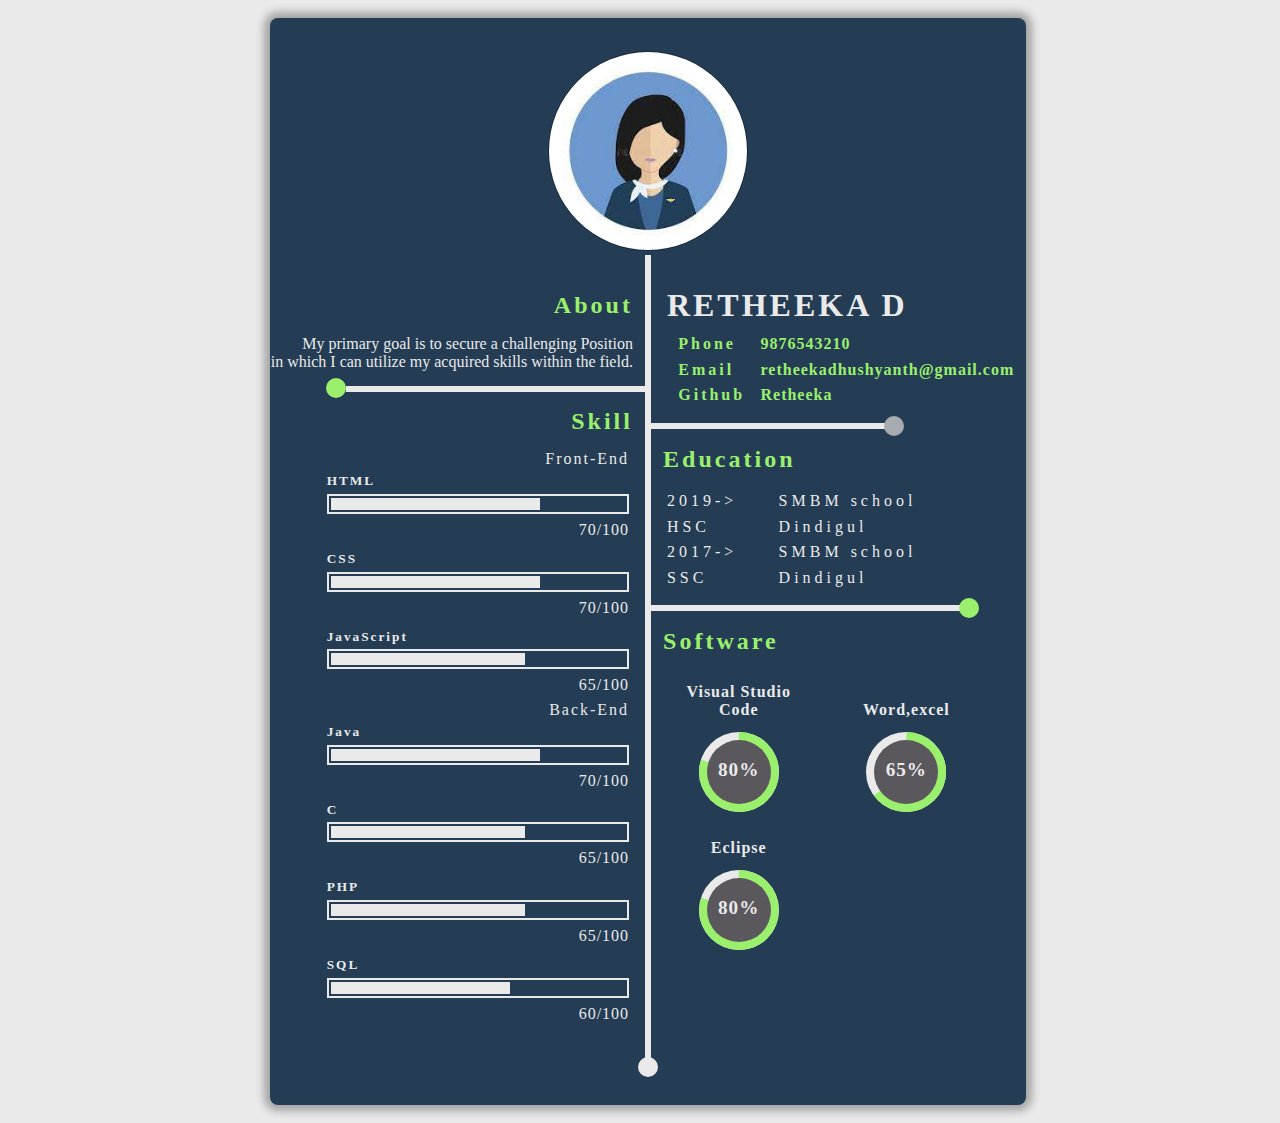
<file: Assignments/Team member - Retheeka D/Assignment 1/index.html>
<!DOCTYPE html>
<html lang="en">
<head>
    <meta charset="UTF-8">
    <meta http-equiv="X-UA-Compatible" content="IE=edge">
    <meta name="viewport" content="width=device-width, initial-scale=1.0">
    <link rel="stylesheet" type="text/css" href="style.css" />
    <link rel="stylesheet" href="https://cdnjs.cloudflare.com/ajax/libs/font-awesome/5.15.3/css/all.min.css" integrity="sha512-iBBXm8fW90+nuLcSKlbmrPcLa0OT92xO1BIsZ+ywDWZCvqsWgccV3gFoRBv0z+8dLJgyAHIhR35VZc2oM/gI1w==" crossorigin="anonymous" referrerpolicy="no-referrer" />
    <title>Document</title>
</head>
<body>
    <div class="resume">
        <!--  Header  -->
          <div class="header">
            <div class="photo">
              <img src="profile.jpg" alt="Photo">
            </div>
          </div>
          
        <!--  Middle Line  -->
          <div class="middle-line"></div>
          
          <div class="container">
            <div class="left-side">
              <!--    Education    -->
              <div id="education">
                <h3 class="title">
                  About
                </h3>
                <div class="content">
                  <div class="row">
                    My primary goal is to secure a challenging Position <br> in which I can utilize my acquired skills within the field.

                  </div>
                </div>
                <div class="bottom-line"></div>
              </div>
              <!--   Skill     -->
              <div id="skill">
                <h3 class="title">Skill</h3>
                <div class="content">
                  <div class="subtitle">
                    Front-End
                  </div>
                  <div class="row">
                    <h5>HTML</h5>
                    <div class="progress"></div>
                    <div class="value">
                      70/100
                    </div>
                  </div>
                  <div class="row">
                    <h5>CSS</h5>
                    <div class="progress"></div>
                    <div class="value">
                      70/100
                    </div>
                  </div>
                  <div class="row">
                    <h5>JavaScript</h5>
                    <div class="progress"></div>
                    <div class="value">
                      65/100
                    </div>
                  </div>
                  <div class="subtitle">
                    Back-End
                  </div>
                  <div class="row">
                    <h5>Java</h5>
                    <div class="progress"></div>
                    <div class="value">
                      70/100
                    </div>
                  </div>
                  <div class="row">
                    <h5>C</h5>
                    <div class="progress"></div>
                    <div class="value">
                      65/100
                    </div>
                  </div>
                  <div class="row">
                    <h5>PHP</h5>
                    <div class="progress"></div>
                    <div class="value">
                      65/100
                    </div>
                  </div>
                  <div class="row">
                    <h5>SQL</h5>
                    <div class="progress"></div>
                    <div class="value">
                      60/100
                    </div>
                  </div>
                </div>
              </div>
            </div><div class="right-side">
              <!--    About    -->
              <div id="about">
                <h3 class="name">
                  RETHEEKA D
                </h3>
                <div class="content">
                  <div class="info">
                    <ul>
                      <li>
                        <i class="fas fa-mobile-alt"></i>
                        <span>Phone</span>
                      </li>
                      <li>
                        <i class="far fa-envelope"></i>
                        <span>Email</span>
                      </li>
                      <li>
                        <i class="fab fa-github"></i>
                        <span>Github</span>
                      </li>
                    </ul>
                  </div>
                  <div class='detail'>
                    <ul>
                      <li>9876543210</li>
                      <li>retheekadhushyanth@gmail.com</li>
                      <li>Retheeka</li>
                    </ul>
                  </div>
                </div>
                <div class="bottom-line"></div>
              </div>
              <div id="experience">
                <h3 class="title">
                  Education
                </h3>
                <div class="content">
                  <div class="row">
                    <div class="date">
                      2019-> HSC
                    </div>
                    <div class="detail">
                      SMBM school<br>Dindigul
                    </div>
                  </div>
                  <div class="row">
                    <div class="date">
                      2017-> SSC
                    </div>
                    <div class="detail">
                        SMBM school<br>Dindigul
                    </div>
                  </div>
                </div>
                <div class="bottom-line"></div>
              </div>
              <div id="software">
                <h3 class="title">Software</h3>
                <div class="content">
                  <div class='row'>
                    <div class="card">
                      <h4>Visual Studio Code</h4>
                      <div class="circle">
                        <div class="inner">
                          <p class="label">80%</p>
                        </div>
                        <div class="progress-left p80"></div>
                        <div class="progress-right"></div>
                      </div>
                    </div>
                    <div class="card">
                      <h4>Word,excel</h4>
                      <div class="circle">
                        <div class="inner">
                          <p class="label">65%</p>
                        </div>
                        <div class="progress-left p65"></div>
                        <div class="progress-right"></div>
                      </div>
                    </div>
                  </div>
                  <div class='row'>
                    <div class="card">
                      <h4>Eclipse</h4>
                      <div class="circle">
                        <div class="inner">
                          <p class="label">80%</p>
                        </div>
                        <div class="progress-left p80"></div>
                        <div class="progress-right"></div>
                      </div>
                    </div>
                  </r>
                </div>
              </div>
            </div>
          </div>
        </div>
    
</body>
</html>
</file>
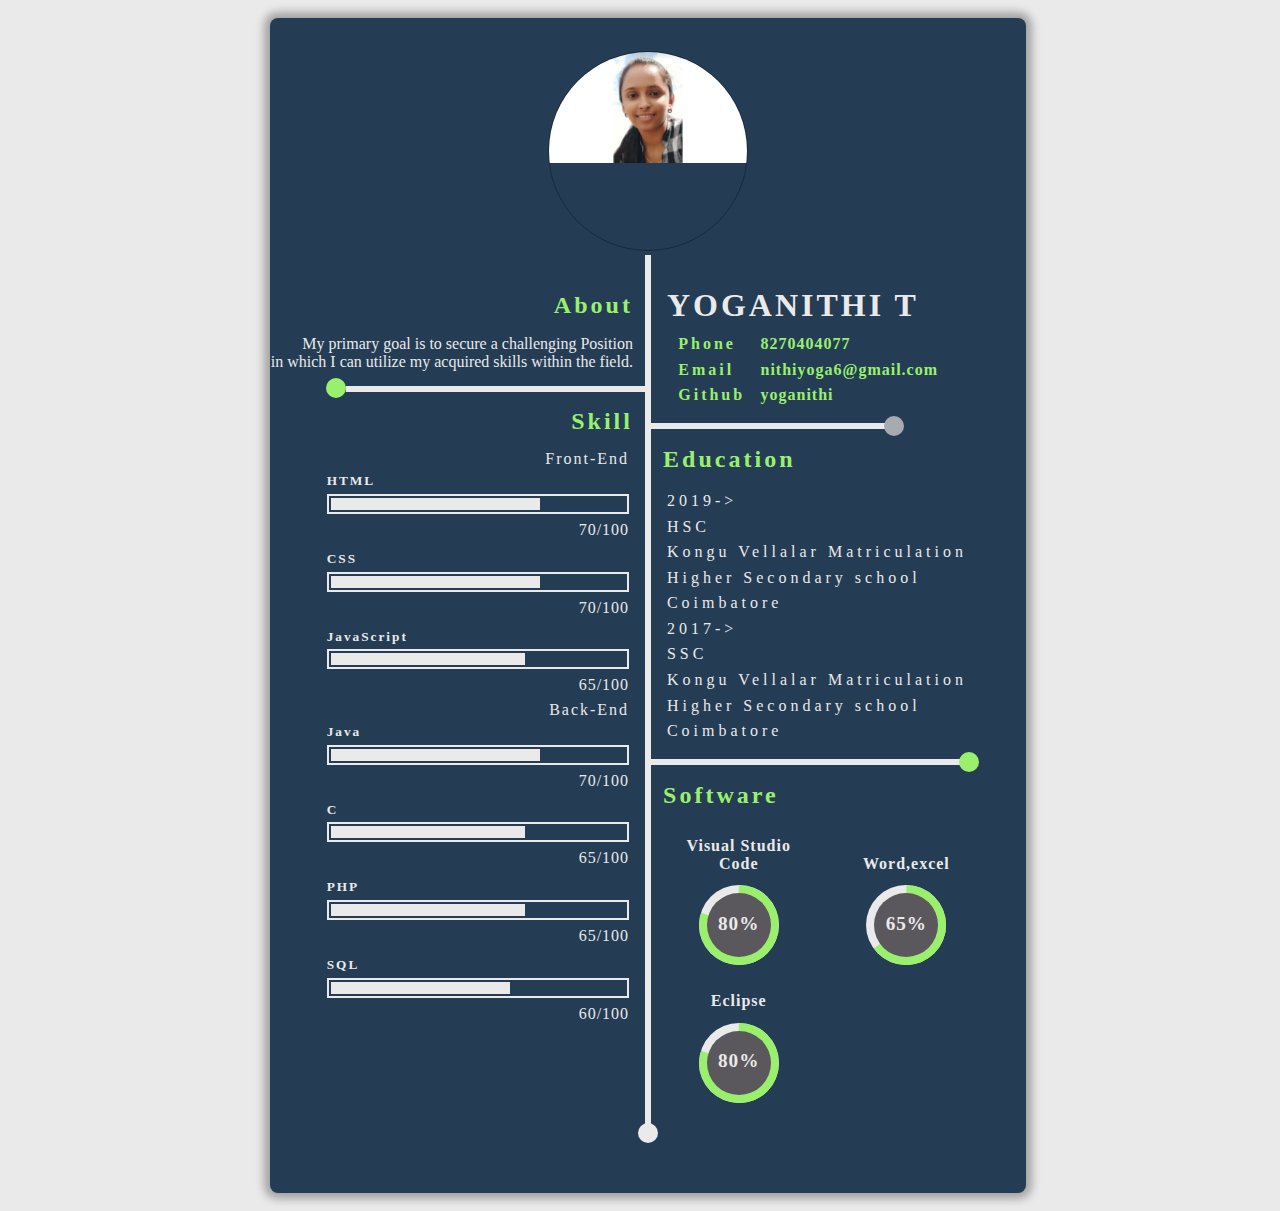
<file: Assignments/Team member - Yoganithi T/Assignment 1/Assignment 1/index.html>
<!DOCTYPE html>
<html lang="en">
<head>
    <meta charset="UTF-8">
    <meta http-equiv="X-UA-Compatible" content="IE=edge">
    <meta name="viewport" content="width=device-width, initial-scale=1.0">
    <link rel="stylesheet" type="text/css" href="style.css" />
    <link rel="stylesheet" href="https://cdnjs.cloudflare.com/ajax/libs/font-awesome/5.15.3/css/all.min.css" integrity="sha512-iBBXm8fW90+nuLcSKlbmrPcLa0OT92xO1BIsZ+ywDWZCvqsWgccV3gFoRBv0z+8dLJgyAHIhR35VZc2oM/gI1w==" crossorigin="anonymous" referrerpolicy="no-referrer" />
    <title>Document</title>
</head>
<body>
    <div class="resume">
        <!--  Header  -->
          <div class="header">
            <div class="photo">
              <img src="profile.jpeg" alt="Photo">
            </div>
          </div>
          
        <!--  Middle Line  -->
          <div class="middle-line"></div>
          
          <div class="container">
            <div class="left-side">
              <!--    Education    -->
              <div id="education">
                <h3 class="title">
                  About
                </h3>
                <div class="content">
                  <div class="row">
                    My primary goal is to secure a challenging Position <br> in which I can utilize my acquired skills within the field.

                  </div>
                </div>
                <div class="bottom-line"></div>
              </div>
              <!--   Skill     -->
              <div id="skill">
                <h3 class="title">Skill</h3>
                <div class="content">
                  <div class="subtitle">
                    Front-End
                  </div>
                  <div class="row">
                    <h5>HTML</h5>
                    <div class="progress"></div>
                    <div class="value">
                      70/100
                    </div>
                  </div>
                  <div class="row">
                    <h5>CSS</h5>
                    <div class="progress"></div>
                    <div class="value">
                      70/100
                    </div>
                  </div>
                  <div class="row">
                    <h5>JavaScript</h5>
                    <div class="progress"></div>
                    <div class="value">
                      65/100
                    </div>
                  </div>
                  <div class="subtitle">
                    Back-End
                  </div>
                  <div class="row">
                    <h5>Java</h5>
                    <div class="progress"></div>
                    <div class="value">
                      70/100
                    </div>
                  </div>
                  <div class="row">
                    <h5>C</h5>
                    <div class="progress"></div>
                    <div class="value">
                      65/100
                    </div>
                  </div>
                  <div class="row">
                    <h5>PHP</h5>
                    <div class="progress"></div>
                    <div class="value">
                      65/100
                    </div>
                  </div>
                  <div class="row">
                    <h5>SQL</h5>
                    <div class="progress"></div>
                    <div class="value">
                      60/100
                    </div>
                  </div>
                </div>
              </div>
            </div><div class="right-side">
              <!--    About    -->
              <div id="about">
                <h3 class="name">
                  YOGANITHI T
                </h3>
                <div class="content">
                  <div class="info">
                    <ul>
                      <li>
                        <i class="fas fa-mobile-alt"></i>
                        <span>Phone</span>
                      </li>
                      <li>
                        <i class="far fa-envelope"></i>
                        <span>Email</span>
                      </li>
                      <li>
                        <i class="fab fa-github"></i>
                        <span>Github</span>
                      </li>
                    </ul>
                  </div>
                  <div class='detail'>
                    <ul>
                      <li>8270404077</li>
                      <li>nithiyoga6@gmail.com</li>
                      <li>yoganithi</li>
                    </ul>
                  </div>
                </div>
                <div class="bottom-line"></div>
              </div>
              <div id="experience">
                <h3 class="title">
                  Education
                </h3>
                <div class="content">
                  <div class="row">
                    <div class="date">
                      2019-> HSC
                    </div>
                    <div class="detail">
                      Kongu Vellalar Matriculation Higher Secondary school<br>Coimbatore
                    </div>
                  </div>
                  <div class="row">
                    <div class="date">
                      2017-> SSC
                    </div>
                    <div class="detail">
                        Kongu Vellalar Matriculation Higher Secondary school<br>Coimbatore
                    </div>
                  </div>
                </div>
                <div class="bottom-line"></div>
              </div>
              <div id="software">
                <h3 class="title">Software</h3>
                <div class="content">
                  <div class='row'>
                    <div class="card">
                      <h4>Visual Studio Code</h4>
                      <div class="circle">
                        <div class="inner">
                          <p class="label">80%</p>
                        </div>
                        <div class="progress-left p80"></div>
                        <div class="progress-right"></div>
                      </div>
                    </div>
                    <div class="card">
                      <h4>Word,excel</h4>
                      <div class="circle">
                        <div class="inner">
                          <p class="label">65%</p>
                        </div>
                        <div class="progress-left p65"></div>
                        <div class="progress-right"></div>
                      </div>
                    </div>
                  </div>
                  <div class='row'>
                    <div class="card">
                      <h4>Eclipse</h4>
                      <div class="circle">
                        <div class="inner">
                          <p class="label">80%</p>
                        </div>
                        <div class="progress-left p80"></div>
                        <div class="progress-right"></div>
                      </div>
                    </div>
                  </r>
                </div>
              </div>
            </div>
          </div>
        </div>
    
</body>
</html>
</file>
<file: Assignments/Team member - Retheeka D/Assignment 1/style.css>
* {
/*   border: 1px solid #000; */
  box-sizing: border-box;
  font-family: 'Microsoft JhengHei';
}

html, body {
  width: 100%; height: auto;
  background-color: #EAEAEA;
}

body {
  padding: 10px;
}

.resume {
  border-radius: 8px;
  background-color: #243c54;
  width: 60%;
  margin: 0 auto;
  position: relative;
  box-shadow: 0 0 8px 6px rgba(0, 0, 0, .3);
}

/* Middle Line */
.middle-line {
  width: 0; height: 75%;
  position: absolute;
  left: 50%;
  margin-left: -3px;
  background-color: #eaeaea;
  border: 3px solid #EAEAEA;
  z-index: 1;
}

.middle-line::after {
  content: '';
  background-color: #EAEAEA;
  height: 20px; width: 20px;
  
  position: absolute;
  bottom: -10px; left: -10px;
  
  border-radius: 50%;
}

/* Header */
.header {
  width: 100%; height: 20%;
  padding-top: 10px;
  text-align: center;
}

.photo {
  display: inline-block;
  border: 1px solid rgba(0, 0, 0, .3);
  border-radius: 50%;
  width: 200px; height: 200px;
  margin: 0 auto;
  margin-top: 3%;
  overflow: hidden;
}

.photo img {
  display: inline-block;
  width: 100%;
}

/* Content */
.container {
  width: 100%; height: 100%;
  padding-bottom: 10%;
}

.left-side, 
.right-side {
  display: inline-block;
  width: 50%;
  color: #eaeaea;
  vertical-align: top;
}

#about,
#education, 
#skill, 
#experience {
  position: relative;
}

/* Title */
#education .title,
#skill .title, 
#experience .title, 
#software .title {
  margin-top: 4%; margin-bottom: 4%;
  font-size: 18pt;
  color: #9af06c;
  letter-spacing: 3px;
}

.left-side h3.title {
  text-align: right;
  padding-right: 4%;
  margin-top: 10% !important;
}

.right-side h3.title {
  text-align: left;
  padding-left: 4%;
  margin-top: 10% !important; 
}

/* Bottom Line */
#education .bottom-line,
#about .bottom-line, 
#experience .bottom-line {
  width: 80%; height: 6px;
  position: absolute;
  background-color: #EAEAEA;
}

#education .bottom-line {
  right: 0;
}

#education .bottom-line::after {
  content: '';
  width: 20px; height: 20px;
  
  position: absolute;
  left: -20px; top: -8px;
  background-color: #9af06c;
  border-radius: 50%;
}

#about .bottom-line {
  left: 0;
  width: 65%;
}

#about .bottom-line::after {
  content: '';
  height: 20px; width: 20px;
  position: absolute;
  right: -10px; top: -7px;
  background-color: #A7AAAF;
  border-radius: 50%;
}

#experience .bottom-line {
  left: 0;
  width: 85%;
}

#experience .bottom-line::after {
  content: '';
  width: 20px; height: 20px;
  
  border-radius: 50%;
  position: absolute;
  right: -10px; top: -7px;
  
  background-color: #9af06c;
}

/* Content */
#education .content,
#about .content, 
#experience .content {
  margin-bottom: 4%;
}

#education .content .row {
  text-align: right;
  padding-right: 4%;
  position: relative;
}

#education .content .row .date,
#education .content .row .detail {
  display: inline-block;
  letter-spacing: 4px;
  font-size: 1rem;
  line-height: 1.3rem;
}

#education .content .row .date {
  vertical-align: top;
  margin-right: 4%;
}

#education .content .row .detail {
  text-align: left;
  width: 40%;
  right: 0;
}

#skill .content .row {
  padding-right: 5%;
  padding-left: 15%;
}

#skill .subtitle, 
#skill .content h5 {
  letter-spacing: 2px;
}

#skill .subtitle {
  text-align: right;
  padding-right: 5%;
}

#skill .content h5 {
  margin: 0;
  
  line-height: 1.6rem;
  font-weight: 600;
}

#skill .content .row .progress {
  height: 20px;
  padding: 2px;
  border: 2px solid #EAEAEA;
  position: relative;
}

#skill > .content > .row:nth-child(2) > .progress::after,
#skill > .content > .row:nth-child(3) > .progress::after,
#skill > .content > .row:nth-child(4) > .progress::after,
#skill > .content > .row:nth-child(6) > .progress::after,
#skill > .content > .row:nth-child(7) > .progress::after, 
#skill > .content > .row:nth-child(8) > .progress::after, 
#skill > .content > .row:nth-child(9) > .progress::after {
  content: '';
  height: 12px;
  background-color: #EAEAEA;
  
  position: absolute;
}

#skill > .content > .row:nth-child(2) > .progress::after,
#skill > .content > .row:nth-child(3) > .progress::after, 
#skill > .content > .row:nth-child(6) > .progress::after{
  width: 70%;
}

#skill > .content > .row:nth-child(4) > .progress::after {
  width: 65%;
}

#skill > .content > .row:nth-child(7) > .progress::after,
#skill > .content > .row:nth-child(8) > .progress::after {
  width: 65%;
}

#skill > .content > .row:nth-child(9) > .progress::after {
  width: 60%;
}

#skill .content .row .value {
  text-align: right;
  
  letter-spacing: 1px;
  line-height: 2rem;
}

#about .name {
  font-size: 2rem;
  margin-bottom: 2%;
  padding-left: 5%;
  letter-spacing: 3px;
}

#about .english-name {
  font-size: 1rem;
}

#about .content .info,
#about .content .detail {
  display: inline-block;
}

#about .content .info {
  padding-left: 8%;
  margin-right: 3%;
}

#about .content ul {
  list-style-type: none;
  margin: 0;
  padding-left: 0;
  
  color: #9af06c;
  font-weight: 600;
  letter-spacing: 3px;
  display: inline-block;
}

#about .content .info ul svg {
  width: 20px;
}

#about .content .detail ul {
  letter-spacing: 1px;
}

#about .content ul li {
  line-height: 1.6rem;
}

#about .content ul i {
    width: 20px;
}

#experience .content,
#software .content {
  padding-left: 5%;
}

#experience .content .date,
#experience .content .detail {
  display: inline-block;
  line-height: 1.6rem;
  letter-spacing: 4px;
}

#experience .content .date {
  vertical-align: top;
  width: 30%;
}

#software .content .row {
  padding: 10px 0;
}

#software .content .row .card {
  display: inline-block;
  width: 40%; height: 100%;
  text-align: center;
  
  position: relative;
  margin-right: 20px;
}

#software .content .row .card h4 {
  margin: 2% 0;
  letter-spacing: 1px;
}

#software .content .row .card .circle {
  display: inline-block;
  width: 80px; height: 80px;
  
  position: relative;
  margin-top: 10px;
  background-color: #EAEAEA;
  
  border-radius: 50%;
  overflow: hidden;
  z-index: 1;
}

#software .content .row .card .circle .inner {
  display: inline-block;
  width: 64px; height: 64px;
  
  position: absolute;
  left: 50%; top: 50%;
  transform: translate(-50%, -50%);
  
  border-radius: 50%;
  background-color: #5a585d;
  
  z-index: 3;
}

#software .content .row .card .circle .inner .label {
  position: relative;
  
  font-weight: 600;
  font-size: 1.2rem;
  letter-spacing: 1px;
  z-index: 4;
}

#software .content .row .card .circle .progress-left,
#software .content .row .card .circle .progress-right {
  display: inline-block;
  width: 80px; height: 80px;
  
  position: absolute;
  left: 0; top: 0;
  
  background-color: #9af06c;
  clip-path: inset(0 0 0 50%);
}

#software .content .row .card .circle .p80, 
#software .content .row .card .circle .p65 {
  z-index: 2;
  transform: rotate(108deg);
}

#software .content .row .card .circle .p65 {
  transform: rotate(54deg);
}

/* Media Query */
@media only screen and (max-width: 1100px) {
  #about .content .info ul li span {
    display: none;
  }
}

/* Media Query */
@media only screen and (max-width: 1100px) {
	#about .content .info ul span {
		display: none
	}

  #experience .content .row .date,
	#experience .content .row .detail {
		margin-left: 4%
	}
}

@media only screen and (max-width: 900px) {
	#about .name .english-name {
		font-size: .9rem;
	}
  
  #about .content .info {
    padding-left: 4%;
  }

	#experience .content .row:nth-child(1) {
		margin-bottom: 4%;
	}

	#experience .content .row .date {
		width: 80%;
		margin-bottom: 5px;
		border-bottom: 2px solid #EAEAEA;
	}
}

@media only screen and (max-width: 800px) {

	#about .name .english-name::before {
		content: "\A";
		white-space: pre;
	}

	#education .content .row {
		margin-bottom: 4%;
	}

	#education .content .row .date,
	#education .content .row .detail {
		width: 80%;
	}

	#education .content .row .date {
		border-bottom: 2px solid #EAEAEA;
		margin-bottom: 5px;
	}

	#education .content .row .detail {
		text-align: right;
		margin-right: 4%;
	}
  
  #software .content .row .card {
    width: 30%;
  }
}

@media only screen and (max-width: 768px) {
  #experience .content .row .detail {
    width: 80%;
  }
}

@media only screen and (max-width: 700px) {
	#software .content .row .card {
    width: 100%;
	}
}
</file>
<file: Assignments/Team member - Yoganithi T/Assignment 1/Assignment 1/style.css>
* {
/*   border: 1px solid #000; */
  box-sizing: border-box;
  font-family: 'Microsoft JhengHei';
}

html, body {
  width: 100%; height: auto;
  background-color: #EAEAEA;
}

body {
  padding: 10px;
}

.resume {
  border-radius: 8px;
  background-color: #243c54;
  width: 60%;
  margin: 0 auto;
  position: relative;
  box-shadow: 0 0 8px 6px rgba(0, 0, 0, .3);
}

/* Middle Line */
.middle-line {
  width: 0; height: 75%;
  position: absolute;
  left: 50%;
  margin-left: -3px;
  background-color: #eaeaea;
  border: 3px solid #EAEAEA;
  z-index: 1;
}

.middle-line::after {
  content: '';
  background-color: #EAEAEA;
  height: 20px; width: 20px;
  
  position: absolute;
  bottom: -10px; left: -10px;
  
  border-radius: 50%;
}

/* Header */
.header {
  width: 100%; height: 20%;
  padding-top: 10px;
  text-align: center;
}

.photo {
  display: inline-block;
  border: 1px solid rgba(0, 0, 0, .3);
  border-radius: 50%;
  width: 200px; height: 200px;
  margin: 0 auto;
  margin-top: 3%;
  overflow: hidden;
}

.photo img {
  display: inline-block;
  width: 100%;
}

/* Content */
.container {
  width: 100%; height: 100%;
  padding-bottom: 10%;
}

.left-side, 
.right-side {
  display: inline-block;
  width: 50%;
  color: #eaeaea;
  vertical-align: top;
}

#about,
#education, 
#skill, 
#experience {
  position: relative;
}

/* Title */
#education .title,
#skill .title, 
#experience .title, 
#software .title {
  margin-top: 4%; margin-bottom: 4%;
  font-size: 18pt;
  color: #9af06c;
  letter-spacing: 3px;
}

.left-side h3.title {
  text-align: right;
  padding-right: 4%;
  margin-top: 10% !important;
}

.right-side h3.title {
  text-align: left;
  padding-left: 4%;
  margin-top: 10% !important; 
}

/* Bottom Line */
#education .bottom-line,
#about .bottom-line, 
#experience .bottom-line {
  width: 80%; height: 6px;
  position: absolute;
  background-color: #EAEAEA;
}

#education .bottom-line {
  right: 0;
}

#education .bottom-line::after {
  content: '';
  width: 20px; height: 20px;
  
  position: absolute;
  left: -20px; top: -8px;
  background-color: #9af06c;
  border-radius: 50%;
}

#about .bottom-line {
  left: 0;
  width: 65%;
}

#about .bottom-line::after {
  content: '';
  height: 20px; width: 20px;
  position: absolute;
  right: -10px; top: -7px;
  background-color: #A7AAAF;
  border-radius: 50%;
}

#experience .bottom-line {
  left: 0;
  width: 85%;
}

#experience .bottom-line::after {
  content: '';
  width: 20px; height: 20px;
  
  border-radius: 50%;
  position: absolute;
  right: -10px; top: -7px;
  
  background-color: #9af06c;
}

/* Content */
#education .content,
#about .content, 
#experience .content {
  margin-bottom: 4%;
}

#education .content .row {
  text-align: right;
  padding-right: 4%;
  position: relative;
}

#education .content .row .date,
#education .content .row .detail {
  display: inline-block;
  letter-spacing: 4px;
  font-size: 1rem;
  line-height: 1.3rem;
}

#education .content .row .date {
  vertical-align: top;
  margin-right: 4%;
}

#education .content .row .detail {
  text-align: left;
  width: 40%;
  right: 0;
}

#skill .content .row {
  padding-right: 5%;
  padding-left: 15%;
}

#skill .subtitle, 
#skill .content h5 {
  letter-spacing: 2px;
}

#skill .subtitle {
  text-align: right;
  padding-right: 5%;
}

#skill .content h5 {
  margin: 0;
  
  line-height: 1.6rem;
  font-weight: 600;
}

#skill .content .row .progress {
  height: 20px;
  padding: 2px;
  border: 2px solid #EAEAEA;
  position: relative;
}

#skill > .content > .row:nth-child(2) > .progress::after,
#skill > .content > .row:nth-child(3) > .progress::after,
#skill > .content > .row:nth-child(4) > .progress::after,
#skill > .content > .row:nth-child(6) > .progress::after,
#skill > .content > .row:nth-child(7) > .progress::after, 
#skill > .content > .row:nth-child(8) > .progress::after, 
#skill > .content > .row:nth-child(9) > .progress::after {
  content: '';
  height: 12px;
  background-color: #EAEAEA;
  
  position: absolute;
}

#skill > .content > .row:nth-child(2) > .progress::after,
#skill > .content > .row:nth-child(3) > .progress::after, 
#skill > .content > .row:nth-child(6) > .progress::after{
  width: 70%;
}

#skill > .content > .row:nth-child(4) > .progress::after {
  width: 65%;
}

#skill > .content > .row:nth-child(7) > .progress::after,
#skill > .content > .row:nth-child(8) > .progress::after {
  width: 65%;
}

#skill > .content > .row:nth-child(9) > .progress::after {
  width: 60%;
}

#skill .content .row .value {
  text-align: right;
  
  letter-spacing: 1px;
  line-height: 2rem;
}

#about .name {
  font-size: 2rem;
  margin-bottom: 2%;
  padding-left: 5%;
  letter-spacing: 3px;
}

#about .english-name {
  font-size: 1rem;
}

#about .content .info,
#about .content .detail {
  display: inline-block;
}

#about .content .info {
  padding-left: 8%;
  margin-right: 3%;
}

#about .content ul {
  list-style-type: none;
  margin: 0;
  padding-left: 0;
  
  color: #9af06c;
  font-weight: 600;
  letter-spacing: 3px;
  display: inline-block;
}

#about .content .info ul svg {
  width: 20px;
}

#about .content .detail ul {
  letter-spacing: 1px;
}

#about .content ul li {
  line-height: 1.6rem;
}

#about .content ul i {
    width: 20px;
}

#experience .content,
#software .content {
  padding-left: 5%;
}

#experience .content .date,
#experience .content .detail {
  display: inline-block;
  line-height: 1.6rem;
  letter-spacing: 4px;
}

#experience .content .date {
  vertical-align: top;
  width: 30%;
}

#software .content .row {
  padding: 10px 0;
}

#software .content .row .card {
  display: inline-block;
  width: 40%; height: 100%;
  text-align: center;
  
  position: relative;
  margin-right: 20px;
}

#software .content .row .card h4 {
  margin: 2% 0;
  letter-spacing: 1px;
}

#software .content .row .card .circle {
  display: inline-block;
  width: 80px; height: 80px;
  
  position: relative;
  margin-top: 10px;
  background-color: #EAEAEA;
  
  border-radius: 50%;
  overflow: hidden;
  z-index: 1;
}

#software .content .row .card .circle .inner {
  display: inline-block;
  width: 64px; height: 64px;
  
  position: absolute;
  left: 50%; top: 50%;
  transform: translate(-50%, -50%);
  
  border-radius: 50%;
  background-color: #5a585d;
  
  z-index: 3;
}

#software .content .row .card .circle .inner .label {
  position: relative;
  
  font-weight: 600;
  font-size: 1.2rem;
  letter-spacing: 1px;
  z-index: 4;
}

#software .content .row .card .circle .progress-left,
#software .content .row .card .circle .progress-right {
  display: inline-block;
  width: 80px; height: 80px;
  
  position: absolute;
  left: 0; top: 0;
  
  background-color: #9af06c;
  clip-path: inset(0 0 0 50%);
}

#software .content .row .card .circle .p80, 
#software .content .row .card .circle .p65 {
  z-index: 2;
  transform: rotate(108deg);
}

#software .content .row .card .circle .p65 {
  transform: rotate(54deg);
}

/* Media Query */
@media only screen and (max-width: 1100px) {
  #about .content .info ul li span {
    display: none;
  }
}

/* Media Query */
@media only screen and (max-width: 1100px) {
	#about .content .info ul span {
		display: none
	}

  #experience .content .row .date,
	#experience .content .row .detail {
		margin-left: 4%
	}
}

@media only screen and (max-width: 900px) {
	#about .name .english-name {
		font-size: .9rem;
	}
  
  #about .content .info {
    padding-left: 4%;
  }

	#experience .content .row:nth-child(1) {
		margin-bottom: 4%;
	}

	#experience .content .row .date {
		width: 80%;
		margin-bottom: 5px;
		border-bottom: 2px solid #EAEAEA;
	}
}

@media only screen and (max-width: 800px) {

	#about .name .english-name::before {
		content: "\A";
		white-space: pre;
	}

	#education .content .row {
		margin-bottom: 4%;
	}

	#education .content .row .date,
	#education .content .row .detail {
		width: 80%;
	}

	#education .content .row .date {
		border-bottom: 2px solid #EAEAEA;
		margin-bottom: 5px;
	}

	#education .content .row .detail {
		text-align: right;
		margin-right: 4%;
	}
  
  #software .content .row .card {
    width: 30%;
  }
}

@media only screen and (max-width: 768px) {
  #experience .content .row .detail {
    width: 80%;
  }
}

@media only screen and (max-width: 700px) {
	#software .content .row .card {
    width: 100%;
	}
}
</file>
